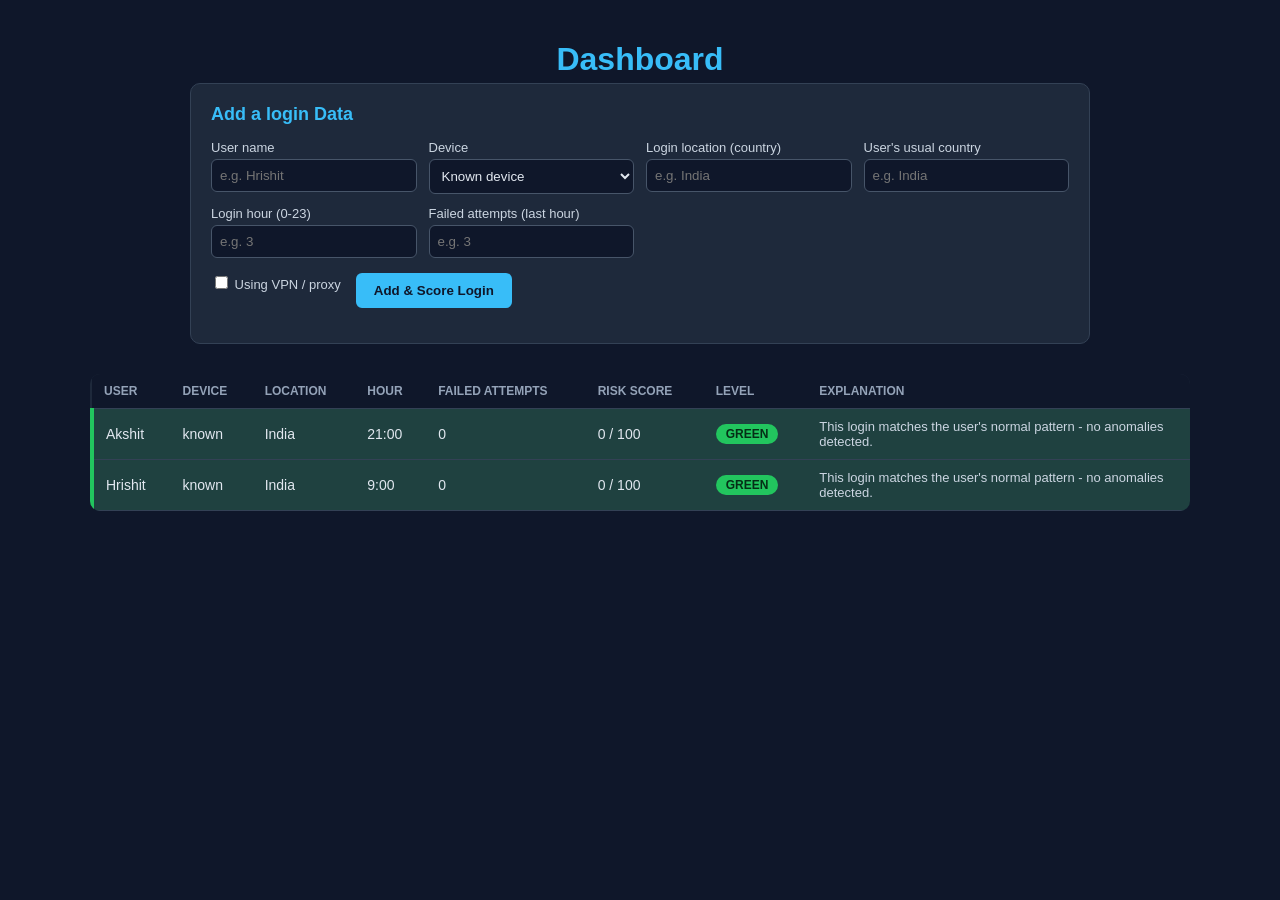
<file: index.html>
<!DOCTYPE html>
<html lang="en">

<head>
  <meta charset="UTF-8">
  <title>Login Dashboard</title>
  <link rel="stylesheet" href="style.css">
</head>

<body>

  <h1>Dashboard</h1>
  <!--manually add new login attempt-->
  <div class="form-card">
    <h2>Add a login Data</h2>

    <div class="form-grid">
      <div>
        <label for="userName">User name</label>
        <input type="text" id="userName" placeholder="e.g. Hrishit">
      </div>

      <div>
        <label for="device">Device</label>
        <select id="device">
          <option value="known">Known device</option>
          <option value="new">New / unrecognised device</option>
        </select>
      </div>

      <div>
        <label for="location">Login location (country)</label>
        <input type="text" id="location" placeholder="e.g. India">
      </div>

      <div>
        <label for="usualLocation">User's usual country</label>
        <input type="text" id="usualLocation" placeholder="e.g. India">
      </div>

      <div>
        <label for="loginHour">Login hour (0-23)</label>
        <input type="number" id="loginHour" min="0" max="23" placeholder="e.g. 3">
      </div>

      <div>
        <label for="failedAttempts">Failed attempts (last hour)</label>
        <input type="number" id="failedAttempts" min="0" placeholder="e.g. 3">
      </div>
    </div>

    <div class="form-checkboxes">
      <label><input type="checkbox" id="isVPN"> Using VPN / proxy</label>
      <button id="addLoginBtn">Add &amp; Score Login</button>
    </div>
  </div>

  <!-- DASHBOARD TABLE-->
  <table id="loginTable">
    <thead>
      <tr>
        <th>User</th>
        <th>Device</th>
        <th>Location</th>
        <th>Hour</th>
        <th>Failed Attempts</th>
        <th>Risk Score</th>
        <th>Level</th>
        <th>Explanation</th>
      </tr>
    </thead>
    <tbody id="loginTableBody">
      <!-- rows filled in by JavaScript,renderTable()-->
    </tbody>
  </table>

  <script src="script.js">
  </script>
</body>

</html>
</file>
<file: style.css>
* {
  box-sizing: border-box;
}

body {
  font-family: Arial, sans-serif;
  background-color: #0f172a;
  color: #e2e8f0; 
  margin: 0;
  padding: 20px;
}

h1 {
  text-align: center;
  color: #38bdf8;
  margin-bottom: 5px;
}
/* ---- Card-style container for the form ---- */

.form-card {
  background-color: #1e293b;
  border: 1px solid #334155;
  border-radius: 10px;
  padding: 20px;
  max-width: 900px;  /**/
  margin: 0 auto 30px auto;
}

.form-card h2 {
  margin-top: 0;
  color: #38bdf8;
  font-size: 18px;
}

/* form fields laid out in a simple grid, like a checklist */
.form-grid {
  display: grid;
  grid-template-columns: repeat(auto-fit, minmax(180px, 1fr));
  gap: 12px;
  margin-bottom: 15px;
}

.form-grid label {
  display: block;
  font-size: 13px;
  margin-bottom: 4px;
  color: #cbd5e1;
}

.form-grid input,
.form-grid select {
  width: 100%;
  padding: 8px;
  border-radius: 6px;
  border: 1px solid #475569;
  background-color: #0f172a;
  color: #e2e8f0;
}

.form-checkboxes {
  display: flex;
  flex-wrap: wrap;
  gap: 15px;
  margin-bottom: 15px;
}

.form-checkboxes label {
  font-size: 13px;
  color: #cbd5e1;
}

button#addLoginBtn {
  background-color: #38bdf8;
  color: #0f172a;
  font-weight: bold;
  border: none;
  padding: 10px 18px;
  border-radius: 6px;
  cursor: pointer;
}

button#addLoginBtn:hover {
  background-color: #0ea5e9;
}

/* ---- The dashboard table ---- */
table {
  width: 100%;
  max-width: 1100px;
  margin: 0 auto;
  border-collapse: collapse;
  background-color: #1e293b;
  border-radius: 10px;
  overflow: hidden;
}

th, td {
  padding: 10px 12px;
  text-align: left;
  border-bottom: 1px solid #334155;
  font-size: 14px;
}

th {
  background-color: #0f172a;
  color: #94a3b8;
  text-transform: uppercase;
  font-size: 12px;
}

/* ---- Risk level colour coding (the "traffic light") ---- */
.risk-green {
  background-color: rgba(34, 197, 94, 0.15);
  border-left: 4px solid #22c55e;
}

.risk-yellow {
  background-color: rgba(234, 179, 8, 0.15);
  border-left: 4px solid #eab308;
}

.risk-red {
  background-color: rgba(239, 68, 68, 0.15);
  border-left: 4px solid #ef4444;
}

.badge {
  display: inline-block;
  padding: 3px 10px;
  border-radius: 999px;
  font-size: 12px;
  font-weight: bold;
}

.badge-green  { background-color: #22c55e; color: #052e16; }
.badge-yellow { background-color: #eab308; color: #422006; }
.badge-red    { background-color: #ef4444; color: #450a0a; }

.explanation {
  font-size: 13px;
  color: #cbd5e1;
  max-width: 320px;
}
</file>
<file: page-1.css>
* {
  box-sizing: border-box;
}

body {
  font-family: Arial, sans-serif;
  background-color: #0f172a;
  color: #e2e8f0; 
  margin: 0;
  padding: 20px;
}

h1 {
  text-align: center;
  color: #38bdf8;
  margin-bottom: 5px;
}
/* ---- Card-style container for the form ---- */

.form-card {
  background-color: #1e293b;
  border: 1px solid #334155;
  border-radius: 10px;
  padding: 20px;
  max-width: 900px;  /**/
  margin: 0 auto 30px auto;
}

.form-card h2 {
  margin-top: 0;
  color: #38bdf8;
  font-size: 18px;
}

/* form fields laid out in a simple grid, like a checklist */
.form-grid {
  display: grid;
  grid-template-columns: repeat(auto-fit, minmax(180px, 1fr));
  gap: 12px;
  margin-bottom: 15px;
}

.form-grid label {
  display: block;
  font-size: 13px;
  margin-bottom: 4px;
  color: #cbd5e1;
}

.form-grid input,
.form-grid select {
  width: 100%;
  padding: 8px;
  border-radius: 6px;
  border: 1px solid #475569;
  background-color: #0f172a;
  color: #e2e8f0;
}

.form-checkboxes {
  display: flex;
  flex-wrap: wrap;
  gap: 15px;
  margin-bottom: 15px;
}

.form-checkboxes label {
  font-size: 13px;
  color: #cbd5e1;
}

button#addLoginBtn {
  background-color: #38bdf8;
  color: #0f172a;
  font-weight: bold;
  border: none;
  padding: 10px 18px;
  border-radius: 6px;
  cursor: pointer;
}

button#addLoginBtn:hover {
  background-color: #0ea5e9;
}

/* ---- The dashboard table ---- */
table {
  width: 100%;
  max-width: 1100px;
  margin: 0 auto;
  border-collapse: collapse;
  background-color: #1e293b;
  border-radius: 10px;
  overflow: hidden;
}

th, td {
  padding: 10px 12px;
  text-align: left;
  border-bottom: 1px solid #334155;
  font-size: 14px;
}

th {
  background-color: #0f172a;
  color: #94a3b8;
  text-transform: uppercase;
  font-size: 12px;
}

/* ---- Risk level colour coding (the "traffic light") ---- */
.risk-green {
  background-color: rgba(34, 197, 94, 0.15);
  border-left: 4px solid #22c55e;
}

.risk-yellow {
  background-color: rgba(234, 179, 8, 0.15);
  border-left: 4px solid #eab308;
}

.risk-red {
  background-color: rgba(239, 68, 68, 0.15);
  border-left: 4px solid #ef4444;
}

.badge {
  display: inline-block;
  padding: 3px 10px;
  border-radius: 999px;
  font-size: 12px;
  font-weight: bold;
}

.badge-green  { background-color: #22c55e; color: #052e16; }
.badge-yellow { background-color: #eab308; color: #422006; }
.badge-red    { background-color: #ef4444; color: #450a0a; }

.explanation {
  font-size: 13px;
  color: #cbd5e1;
  max-width: 320px;
}
</file>
